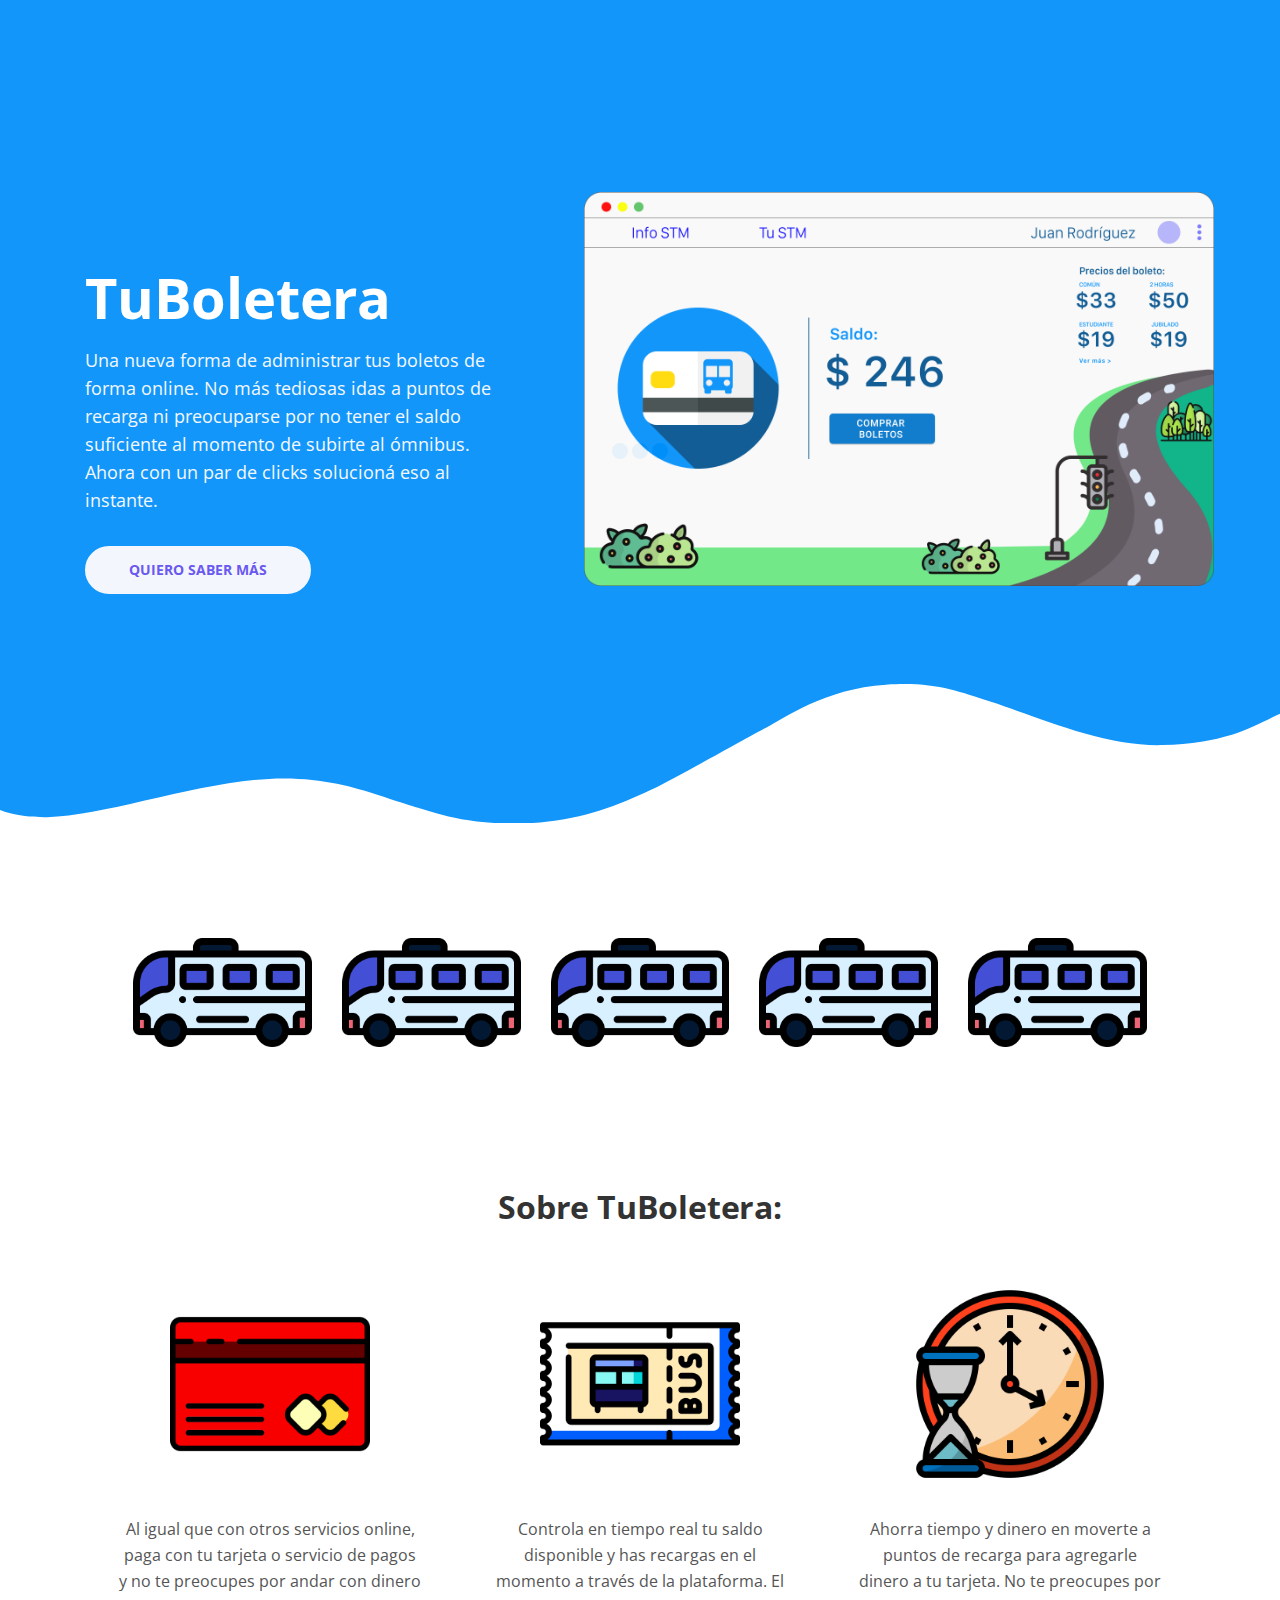
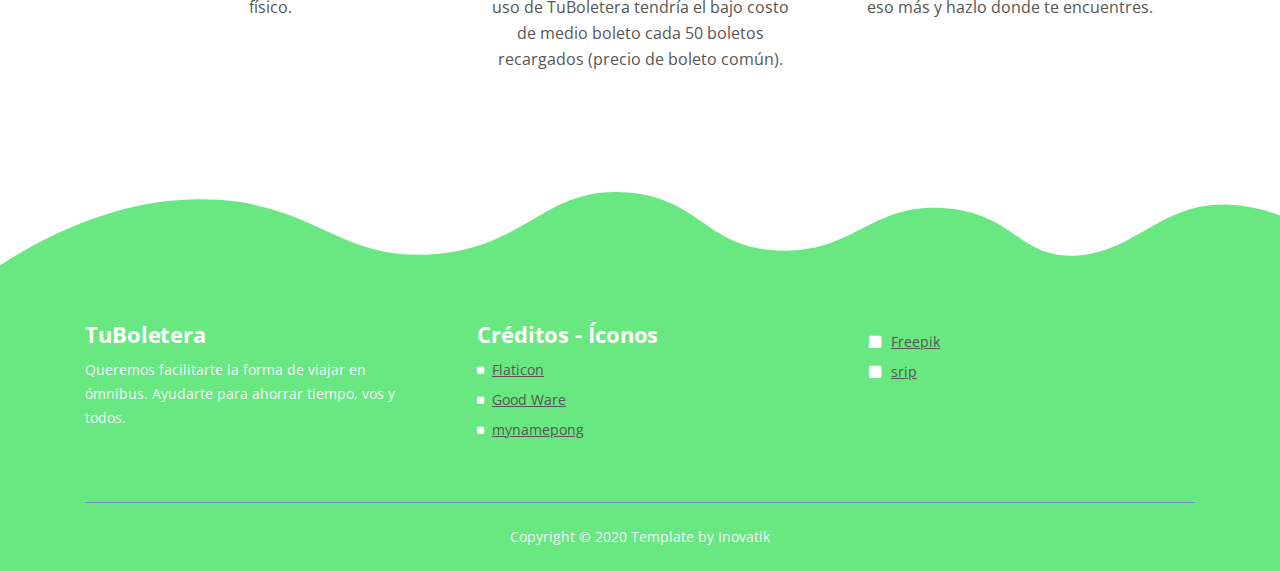
<file: index.html>
<!DOCTYPE html>
<html lang="en">
  <head>
    <meta charset="utf-8" />
    <meta
      name="viewport"
      content="width=device-width, initial-scale=1, shrink-to-fit=no"
    />

    <!-- SEO Meta Tags -->
    <meta
      name="description"
      content="TuBoletera is a landing page for university project at UCU."
    />
    <meta name="author" content="MB" />

    <!-- OG Meta Tags to improve the way the post looks when you share the page on LinkedIn, Facebook, Google+ -->
    <meta property="og:site_name" content="TuBoletera" />
    <!-- website name -->
    <meta property="og:site" content="TuBoletera" />
    <!-- website link -->
    <meta property="og:title" content="TuBoletera" />
    <!-- title shown in the actual shared post -->
    <meta
      property="og:description"
      content="Administra tus boletos con un solo click"
    />
    <!-- description shown in the actual shared post -->
    <meta property="og:image" content="" />
    <!-- image link, make sure it's jpg -->
    <meta property="og:url" content="" />
    <!-- where do you want your post to link to -->
    <meta property="og:type" content="article" />

    <!-- Website Title -->
    <title>TuBoletera</title>

    <!-- Styles -->
    <link
      href="https://fonts.googleapis.com/css?family=Open+Sans:400,400i,700&display=swap&subset=latin-ext"
      rel="stylesheet"
    />
    <link href="css/bootstrap.css" rel="stylesheet" />
    <link href="css/fontawesome-all.css" rel="stylesheet" />
    <link href="css/swiper.css" rel="stylesheet" />
    <link href="css/magnific-popup.css" rel="stylesheet" />
    <link href="css/styles.css" rel="stylesheet" />

    <!-- Favicon  -->
    <link rel="icon" href="images/favicon.png" />
  </head>
  <body data-spy="scroll" data-target=".fixed-top" onload="onIndexLoad()">
    <!-- Preloader -->
    <div class="spinner-wrapper">
      <div class="spinner">
        <div class="bounce1"></div>
        <div class="bounce2"></div>
        <div class="bounce3"></div>
      </div>
    </div>
    <!-- end of preloader -->

    <!-- Header -->
    <header id="header" class="header">
      <div class="header-content">
        <div class="container">
          <div class="row">
            <div class="col-lg-6 col-xl-5">
              <div class="text-container">
                <h1>TuBoletera</h1>
                <p class="p-large">
                  Una nueva forma de administrar tus boletos de forma online. No
                  más tediosas idas a puntos de recarga ni preocuparse por no
                  tener el saldo suficiente al momento de subirte al ómnibus.
                  Ahora con un par de clicks solucioná eso al instante.
                </p>
                <a
                  onclick="onKnowMorePressed()"
                  class="btn-solid-lg page-scroll"
                  href="thanks-screen.html"
                  >QUIERO SABER MÁS</a
                >
              </div>
              <!-- end of text-container -->
            </div>
            <!-- end of col -->
            <div class="col-lg-6 col-xl-7">
              <div class="image-container">
                <div class="img-wrapper">
                  <img
                    class="img-fluid"
                    src="images/tuboletera-demo.png"
                    alt="alternative"
                  />
                </div>
                <!-- end of img-wrapper -->
              </div>
              <!-- end of image-container -->
            </div>
            <!-- end of col -->
          </div>
          <!-- end of row -->
        </div>
        <!-- end of container -->
      </div>
      <!-- end of header-content -->
    </header>
    <!-- end of header -->
    <svg
      class="header-frame"
      data-name="Layer 1"
      xmlns="http://www.w3.org/2000/svg"
      preserveAspectRatio="none"
      viewBox="0 0 1920 310"
    >
      <defs>
        <style>
          .cls-1 {
            fill: #008ff9;
          }
        </style>
      </defs>
      <title>header-frame</title>
      <path
        class="cls-1"
        d="M0,283.054c22.75,12.98,53.1,15.2,70.635,14.808,92.115-2.077,238.3-79.9,354.895-79.938,59.97-.019,106.17,18.059,141.58,34,47.778,21.511,47.778,21.511,90,38.938,28.418,11.731,85.344,26.169,152.992,17.971,68.127-8.255,115.933-34.963,166.492-67.393,37.467-24.032,148.6-112.008,171.753-127.963,27.951-19.26,87.771-81.155,180.71-89.341,72.016-6.343,105.479,12.388,157.434,35.467,69.73,30.976,168.93,92.28,256.514,89.405,100.992-3.315,140.276-41.7,177-64.9V0.24H0V283.054Z"
      />
    </svg>
    <!-- end of header -->

    <!-- Customers -->
    <div class="slider-1">
      <div class="container">
        <div class="row">
          <div class="col-lg-12">
            <!-- Image Slider -->
            <div class="slider-container">
              <div class="swiper-container image-slider">
                <div class="swiper-wrapper">
                  <div class="swiper-slide">
                    <img
                      class="img-fluid"
                      src="images/bus-logo.png"
                      alt="alternative"
                    />
                  </div>
                  <div class="swiper-slide">
                    <img
                      class="img-fluid"
                      src="images/bus-logo.png"
                      alt="alternative"
                    />
                  </div>
                  <div class="swiper-slide">
                    <img
                      class="img-fluid"
                      src="images/bus-logo.png"
                      alt="alternative"
                    />
                  </div>
                  <div class="swiper-slide">
                    <img
                      class="img-fluid"
                      src="images/bus-logo.png"
                      alt="alternative"
                    />
                  </div>
                  <div class="swiper-slide">
                    <img
                      class="img-fluid"
                      src="images/bus-logo.png"
                      alt="alternative"
                    />
                  </div>
                  <div class="swiper-slide">
                    <img
                      class="img-fluid"
                      src="images/bus-logo.png"
                      alt="alternative"
                    />
                  </div>
                </div>
                <!-- end of swiper-wrapper -->
              </div>
              <!-- end of swiper container -->
            </div>
            <!-- end of slider-container -->
            <!-- end of image slider -->
          </div>
          <!-- end of col -->
        </div>
        <!-- end of row -->
      </div>
      <!-- end of container -->
    </div>
    <!-- end of slider-1 -->
    <!-- end of customers -->

    <!-- Description -->
    <div class="cards-1">
      <div class="container">
        <div class="row">
          <div class="col-lg-12">
            <h2 class="h2-heading">
              Sobre TuBoletera:
            </h2>
          </div>
          <!-- end of col -->
        </div>
        <!-- end of row -->
        <div class="row">
          <div class="col-lg-12">
            <!-- Card -->
            <div class="card">
              <div class="card-image">
                <img
                  class="img-fluid"
                  src="images/credit-card.png"
                  alt="credit card"
                />
              </div>
              <div class="card-body">
                <p>
                  Al igual que con otros servicios online, paga con tu tarjeta o
                  servicio de pagos y no te preocupes por andar con dinero
                  físico.
                </p>
              </div>
            </div>
            <!-- end of card -->

            <!-- Card -->
            <div class="card">
              <div class="card-image">
                <img
                  class="img-fluid"
                  src="images/bus-ticket.png"
                  alt="bus ticket"
                />
              </div>
              <div class="card-body">
                <p>
                  Controla en tiempo real tu saldo disponible y has recargas en
                  el momento a través de la plataforma. El uso de TuBoletera
                  tendría el bajo costo de medio boleto cada 50 boletos
                  recargados (precio de boleto común).
                </p>
              </div>
            </div>
            <!-- end of card -->

            <!-- Card -->
            <div class="card">
              <div class="card-image">
                <img
                  class="img-fluid"
                  src="images/hourglass.png"
                  alt="alternative"
                />
              </div>
              <div class="card-body">
                <p>
                  Ahorra tiempo y dinero en moverte a puntos de recarga para
                  agregarle dinero a tu tarjeta. No te preocupes por eso más y
                  hazlo donde te encuentres.
                </p>
              </div>
            </div>
            <!-- end of card -->
          </div>
          <!-- end of col -->
        </div>
        <!-- end of row -->
      </div>
      <!-- end of container -->
    </div>
    <!-- end of cards-1 -->
    <!-- end of description -->

    <!-- Footer -->
    <svg
      class="footer-frame"
      data-name="Layer 2"
      xmlns="http://www.w3.org/2000/svg"
      preserveAspectRatio="none"
      viewBox="0 0 1920 79"
    >
      <defs>
        <style>
          .cls-2 {
            fill: #69e781;
          }
        </style>
      </defs>
      <title>footer-frame</title>
      <path
        class="cls-2"
        d="M0,72.427C143,12.138,255.5,4.577,328.644,7.943c147.721,6.8,183.881,60.242,320.83,53.737,143-6.793,167.826-68.128,293-60.9,109.095,6.3,115.68,54.364,225.251,57.319,113.58,3.064,138.8-47.711,251.189-41.8,104.012,5.474,109.713,50.4,197.369,46.572,89.549-3.91,124.375-52.563,227.622-50.155A338.646,338.646,0,0,1,1920,23.467V79.75H0V72.427Z"
        transform="translate(0 -0.188)"
      />
    </svg>
    <div class="footer">
      <div class="container">
        <div class="row">
          <div class="col-md-4">
            <div class="footer-col first">
              <h4>TuBoletera</h4>
              <p class="p-small">
                Queremos facilitarte la forma de viajar en ómnibus. Ayudarte
                para ahorrar tiempo, vos y todos.
              </p>
            </div>
          </div>
          <!-- end of col -->
          <div class="col-md-4">
            <div class="footer-col middle">
              <h4>Créditos - Íconos</h4>
              <ul class="list-unstyled li-space-lg p-small">
                <li class="media">
                  <i class="fas fa-square"></i>
                  <div class="media-body">
                    <div>
                      <a href="https://www.flaticon.com/" title="Flaticon"
                        >Flaticon</a
                      >
                    </div>
                  </div>
                </li>
                <li class="media">
                  <i class="fas fa-square"></i>
                  <div class="media-body">
                    <div>
                      <a
                        href="https://www.flaticon.com/authors/good-ware"
                        title="Good Ware"
                        >Good Ware</a
                      >
                    </div>
                  </div>
                </li>
                <li class="media">
                  <i class="fas fa-square"></i>
                  <div class="media-body">
                    <div>
                      <a
                        href="https://www.flaticon.com/authors/mynamepong"
                        title="mynamepong"
                        >mynamepong</a
                      >
                    </div>
                  </div>
                </li>
              </ul>
            </div>
          </div>
          <!-- end of col -->
          <div class="col-md-4">
            <div class="footer-col last">
              <h4></h4>
              <ul class="list-unstyled li-space-lg p-small">
                <li class="media">
                  <i class="fas fa-square"></i>
                  <div class="media-body">
                    <div>
                      <a
                        href="https://www.flaticon.com/authors/freepik"
                        title="Freepik"
                        >Freepik</a
                      >
                    </div>
                  </div>
                </li>
                <li class="media">
                  <i class="fas fa-square"></i>
                  <div class="media-body">
                    <div>
                      <a
                        href="https://www.flaticon.com/authors/srip"
                        title="srip"
                        >srip</a
                      >
                    </div>
                  </div>
                </li>
              </ul>
            </div>
          </div>
          <!-- end of col -->
        </div>
        <!-- end of row -->
      </div>
      <!-- end of container -->
    </div>
    <!-- end of footer -->
    <!-- end of footer -->

    <!-- Copyright -->
    <div class="copyright">
      <div class="container">
        <div class="row">
          <div class="col-lg-12">
            <p class="p-small">
              Copyright © 2020
              <a href="https://inovatik.com">Template by Inovatik</a>
            </p>
          </div>
          <!-- end of col -->
        </div>
        <!-- enf of row -->
      </div>
      <!-- end of container -->
    </div>
    <!-- end of copyright -->
    <!-- end of copyright -->

    <!-- Scripts -->
    <script src="js/jquery.min.js"></script>
    <!-- jQuery for Bootstrap's JavaScript plugins -->
    <script src="js/popper.min.js"></script>
    <!-- Popper tooltip library for Bootstrap -->
    <script src="js/bootstrap.min.js"></script>
    <!-- Bootstrap framework -->
    <script src="js/jquery.easing.min.js"></script>
    <!-- jQuery Easing for smooth scrolling between anchors -->
    <script src="js/swiper.min.js"></script>
    <!-- Swiper for image and text sliders -->
    <script src="js/jquery.magnific-popup.js"></script>
    <!-- Magnific Popup for lightboxes -->
    <script src="js/validator.min.js"></script>
    <!-- Validator.js - Bootstrap plugin that validates forms -->
    <script src="js/scripts.js"></script>
    <!-- Custom scripts -->
  </body>
</html>
</file>
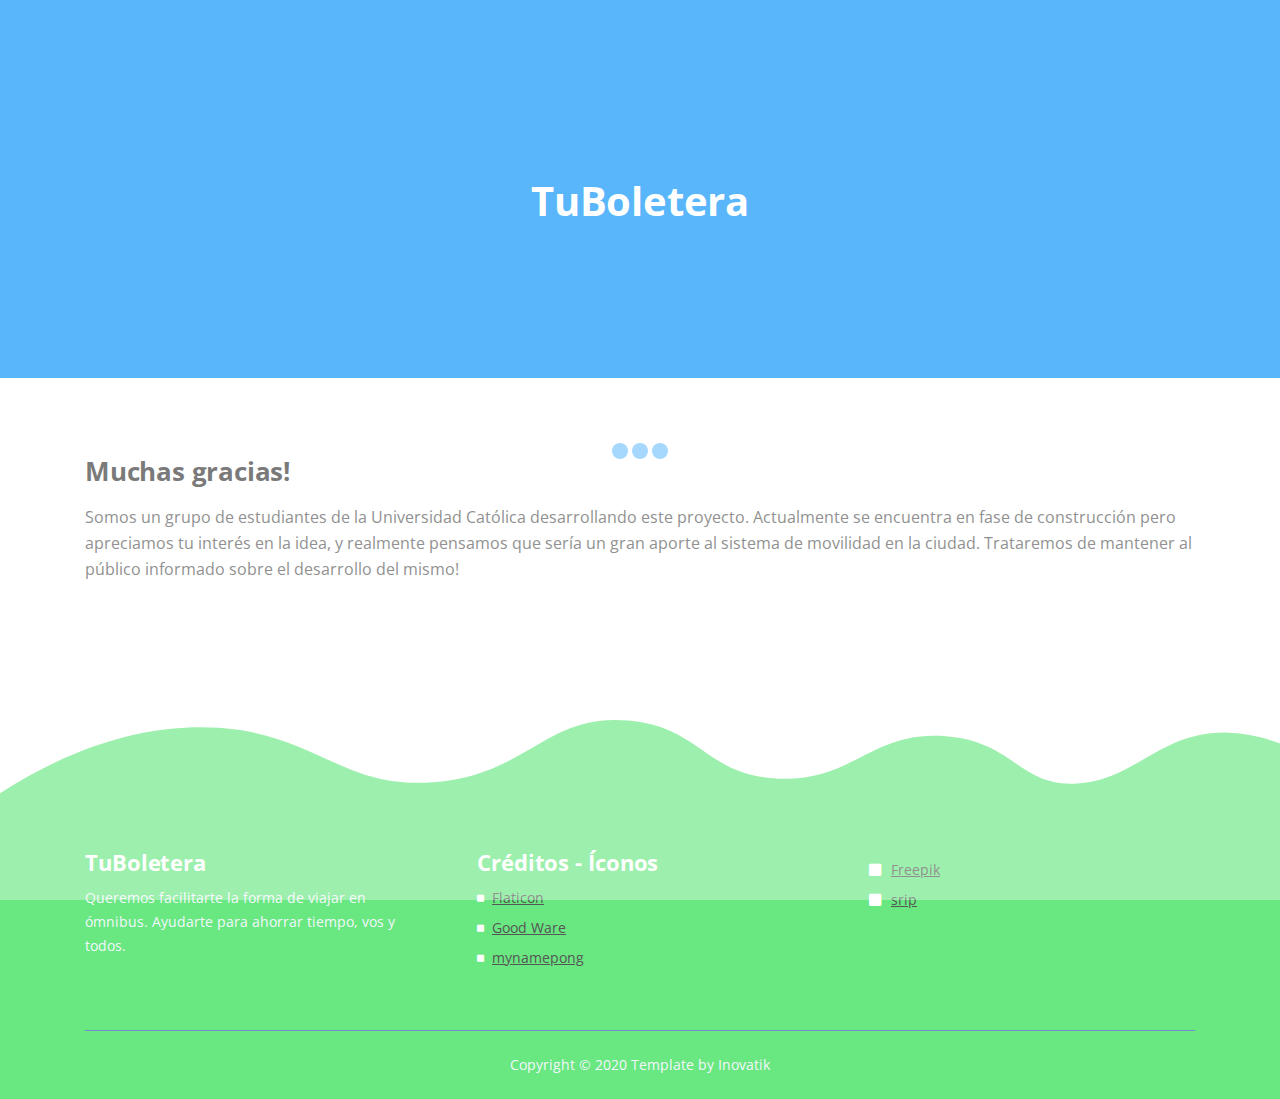
<file: thanks-screen.html>
<!DOCTYPE html>
<html lang="en">
  <head>
    <meta charset="utf-8" />
    <meta
      name="viewport"
      content="width=device-width, initial-scale=1, shrink-to-fit=no"
    />

    <!-- SEO Meta Tags -->
    <meta
      name="description"
      content="TuBoletera is a landing page for university project at UCU."
    />
    <meta name="author" content="MB" />

    <!-- OG Meta Tags to improve the way the post looks when you share the page on LinkedIn, Facebook, Google+ -->
    <meta property="og:site_name" content="TuBoletera" />
    <!-- website name -->
    <meta property="og:site" content="TuBoletera" />
    <!-- website link -->
    <meta property="og:title" content="TuBoletera" />
    <!-- title shown in the actual shared post -->
    <meta
      property="og:description"
      content="Administra tus boletos con un solo click"
    />
    <!-- description shown in the actual shared post -->
    <meta property="og:image" content="" />
    <!-- image link, make sure it's jpg -->
    <meta property="og:url" content="" />
    <!-- where do you want your post to link to -->
    <meta property="og:type" content="article" />

    <!-- Website Title -->
    <title>TuBoletera - Gracias</title>

    <!-- Styles -->
    <link
      href="https://fonts.googleapis.com/css?family=Open+Sans:400,400i,700&display=swap&subset=latin-ext"
      rel="stylesheet"
    />
    <link href="css/bootstrap.css" rel="stylesheet" />
    <link href="css/fontawesome-all.css" rel="stylesheet" />
    <link href="css/swiper.css" rel="stylesheet" />
    <link href="css/magnific-popup.css" rel="stylesheet" />
    <link href="css/styles.css" rel="stylesheet" />

    <!-- Favicon  -->
    <link rel="icon" href="images/favicon.png" />
  </head>
  <body data-spy="scroll" data-target=".fixed-top">
    <!-- Preloader -->
    <div class="spinner-wrapper">
      <div class="spinner">
        <div class="bounce1"></div>
        <div class="bounce2"></div>
        <div class="bounce3"></div>
      </div>
    </div>
    <!-- end of preloader -->

    <!-- Header -->
    <header id="header" class="ex-header">
      <div class="container">
        <div class="row">
          <div class="col-lg-12">
            <h1>TuBoletera</h1>
          </div>
          <!-- end of col -->
        </div>
        <!-- end of row -->
      </div>
      <!-- end of container -->
    </header>
    <!-- end of ex-header -->
    <!-- end of header -->

    <!-- Terms Content -->
    <div class="ex-basic-2">
      <div class="container">
        <div class="row">
          <div class="col-lg-12">
            <div class="text-container">
              <h3>Muchas gracias!</h3>
              <p>
                Somos un grupo de estudiantes de la Universidad Católica
                desarrollando este proyecto. Actualmente se encuentra en fase de
                construcción pero apreciamos tu interés en la idea, y realmente
                pensamos que sería un gran aporte al sistema de movilidad en la
                ciudad. Trataremos de mantener al público informado sobre el
                desarrollo del mismo!
              </p>
            </div>
            <!-- end of text-container -->
          </div>
        </div>
        <!-- end of row -->
      </div>
      <!-- end of container -->
    </div>
    <!-- end of ex-basic -->
    <!-- end of terms content -->

    <!-- Footer -->
    <svg
      class="footer-frame"
      data-name="Layer 2"
      xmlns="http://www.w3.org/2000/svg"
      preserveAspectRatio="none"
      viewBox="0 0 1920 79"
    >
      <defs>
        <style>
          .cls-2 {
            fill: #69e781;
          }
        </style>
      </defs>
      <title>footer-frame</title>
      <path
        class="cls-2"
        d="M0,72.427C143,12.138,255.5,4.577,328.644,7.943c147.721,6.8,183.881,60.242,320.83,53.737,143-6.793,167.826-68.128,293-60.9,109.095,6.3,115.68,54.364,225.251,57.319,113.58,3.064,138.8-47.711,251.189-41.8,104.012,5.474,109.713,50.4,197.369,46.572,89.549-3.91,124.375-52.563,227.622-50.155A338.646,338.646,0,0,1,1920,23.467V79.75H0V72.427Z"
        transform="translate(0 -0.188)"
      />
    </svg>
    <div class="footer">
      <div class="container">
        <div class="row">
          <div class="col-md-4">
            <div class="footer-col first">
              <h4>TuBoletera</h4>
              <p class="p-small">
                Queremos facilitarte la forma de viajar en ómnibus. Ayudarte
                para ahorrar tiempo, vos y todos.
              </p>
            </div>
          </div>
          <!-- end of col -->
          <div class="col-md-4">
            <div class="footer-col middle">
              <h4>Créditos - Íconos</h4>
              <ul class="list-unstyled li-space-lg p-small">
                <li class="media">
                  <i class="fas fa-square"></i>
                  <div class="media-body">
                    <div>
                      <a href="https://www.flaticon.com/" title="Flaticon"
                      >Flaticon</a
                      >
                    </div>
                  </div>
                </li>
                <li class="media">
                  <i class="fas fa-square"></i>
                  <div class="media-body">
                    <div>
                      <a
                        href="https://www.flaticon.com/authors/good-ware"
                        title="Good Ware"
                        >Good Ware</a
                      >
                    </div>
                  </div>
                </li>
                <li class="media">
                  <i class="fas fa-square"></i>
                  <div class="media-body">
                    <div>
                      <a
                        href="https://www.flaticon.com/authors/mynamepong"
                        title="mynamepong"
                        >mynamepong</a
                      >
                    </div>
                  </div>
                </li>
              </ul>
            </div>
          </div>
          <!-- end of col -->
          <div class="col-md-4">
            <div class="footer-col last">
              <h4></h4>
              <ul class="list-unstyled li-space-lg p-small">
                <li class="media">
                  <i class="fas fa-square"></i>
                  <div class="media-body">
                    <div>
                      <a
                        href="https://www.flaticon.com/authors/freepik"
                        title="Freepik"
                        >Freepik</a
                      >
                    </div>
                  </div>
                </li>
                <li class="media">
                  <i class="fas fa-square"></i>
                  <div class="media-body">
                    <div>
                      <a
                        href="https://www.flaticon.com/authors/srip"
                        title="srip"
                        >srip</a
                      >
                    </div>
                  </div>
                </li>
              </ul>
            </div>
          </div>
          <!-- end of col -->
        </div>
        <!-- end of row -->
      </div>
      <!-- end of container -->
    </div>
    <!-- end of footer -->
    <!-- end of footer -->

    <!-- Copyright -->
    <div class="copyright">
      <div class="container">
        <div class="row">
          <div class="col-lg-12">
            <p class="p-small">
              Copyright © 2020
              <a href="https://inovatik.com">Template by Inovatik</a>
            </p>
          </div>
          <!-- end of col -->
        </div>
        <!-- enf of row -->
      </div>
      <!-- end of container -->
    </div>
    <!-- end of copyright -->
    <!-- end of copyright -->

    <!-- Scripts -->
    <script src="js/jquery.min.js"></script>
    <!-- jQuery for Bootstrap's JavaScript plugins -->
    <script src="js/popper.min.js"></script>
    <!-- Popper tooltip library for Bootstrap -->
    <script src="js/bootstrap.min.js"></script>
    <!-- Bootstrap framework -->
    <script src="js/jquery.easing.min.js"></script>
    <!-- jQuery Easing for smooth scrolling between anchors -->
    <script src="js/swiper.min.js"></script>
    <!-- Swiper for image and text sliders -->
    <script src="js/jquery.magnific-popup.js"></script>
    <!-- Magnific Popup for lightboxes -->
    <script src="js/validator.min.js"></script>
    <!-- Validator.js - Bootstrap plugin that validates forms -->
    <script src="js/scripts.js"></script>
    <!-- Custom scripts -->
  </body>
</html>
</file>
<file: css/styles.css>
/* Template: Tivo - SaaS App HTML Landing Page Template
   Author: Inovatik
   Created: Sep 2019
   Description: Master CSS file
*/

/*****************************************
Table Of Contents:

01. General Styles
02. Preloader
03. Navigation
04. Header
05. Customers
06. Description
07. Features
08. Features Lightboxes
09. Details
10. Video
11. Pricing
12. Testimonials
13. Newsletter
14. Footer
15. Copyright
16. Back To Top Button
17. Extra Pages
18. Sign Up and Log In Pages
19. Media Queries
******************************************/

/*****************************************
Colors:
- Backgrounds, buttons, bullets, icons - blue #5f4dee
- Backgrounds, light button, light body text - light gray #f3f7fd
- Headings text - black #333
- Body text - dark gray #555
******************************************/


/******************************/
/*     01. General Styles     */
/******************************/
body,
html {
    width: 100%;
	height: 100%;
}

body, p {
	color: #555; 
	font: 400 1rem/1.625rem "Open Sans", sans-serif;;
}

.p-large {
	font: 400 1.125rem/1.75rem "Open Sans", sans-serif;
}

.p-small {
	font: 400 0.875rem/1.5rem "Open Sans", sans-serif;
}

h1 {
	color: #333;
	font: 700 2.5rem/3.125rem "Open Sans", sans-serif;
	letter-spacing: -0.2px;
}

h2 {
	color: #333;
	font: 700 2rem/2.625rem "Open Sans", sans-serif;
	letter-spacing: -0.2px;
}

h3 {
	color: #333;
	font: 700 1.625rem/2.125rem "Open Sans", sans-serif;
	letter-spacing: -0.2px;
}

h4 {
	color: #333;
	font: 700 1.375rem/1.75rem "Open Sans", sans-serif;
	letter-spacing: -0.1px;
}

h5 {
	color: #333;
	font: 700 1.125rem/1.5rem "Open Sans", sans-serif;
	letter-spacing: -0.1px;
}

h6 {
	color: #333;
	font: 700 1rem/1.375rem "Open Sans", sans-serif;
	letter-spacing: -0.1px;
}

.above-heading {
	color: #5f4dee;
	font: 700 0.75rem/0.875rem "Open Sans", sans-serif;
	text-align: center;
}

.p-heading {
	margin-bottom: 3.25rem;
}

.li-space-lg li {
	margin-bottom: 0.375rem;
}

.indent {
	padding-left: 1.25rem;
}

a {
	color: #555;
	text-decoration: underline;
}

a:hover {
	color: #555;
	text-decoration: underline;
}

a.white {
	color: #fff;
}

.decorative-line {
	display: block;
	width: 5rem;
	height: 0.5rem;
	margin-right: auto;
	margin-left: auto;
}

.blue {
	color: #5f4dee;
}

.btn-solid-reg {
	display: inline-block;
	padding: 1.1875rem 2.125rem 1.1875rem 2.125rem;
	border: 0.125rem solid #5f4dee;
	border-radius: 2rem;
	background-color: #5f4dee;
	color: #fff;
	font: 700 0.875rem/0 "Open Sans", sans-serif;
	text-decoration: none;
	transition: all 0.2s;
}

.btn-solid-reg:hover {
	background-color: transparent;
	color: #5f4dee;
	text-decoration: none;
}

.btn-solid-lg {
	display: inline-block;
	padding: 1.375rem 2.625rem 1.375rem 2.625rem;
	border: 0.125rem solid #5f4dee;
	border-radius: 2rem;
	background-color: #5f4dee;
	color: #fff;
	font: 700 0.875rem/0 "Open Sans", sans-serif;
	text-decoration: none;
	transition: all 0.2s;
}

.btn-solid-lg:hover {
	background-color: transparent;
	color: #5f4dee;
	text-decoration: none;
}

.btn-outline-reg {
	display: inline-block;
	padding: 1.1875rem 2.125rem 1.1875rem 2.125rem;
	border: 0.125rem solid #5f4dee;
	border-radius: 2rem;
	background-color: transparent;
	color: #5f4dee;
	font: 700 0.875rem/0 "Open Sans", sans-serif;
	text-decoration: none;
	transition: all 0.2s;
}

.btn-outline-reg:hover {
	background-color: #5f4dee;
	color: #fff;
	text-decoration: none;
}

.btn-outline-lg {
	display: inline-block;
	padding: 1.375rem 2.625rem 1.375rem 2.625rem;
	border: 0.125rem solid #5f4dee;
	border-radius: 2rem;
	background-color: transparent;
	color: #5f4dee;
	font: 700 0.875rem/0 "Open Sans", sans-serif;
	text-decoration: none;
	transition: all 0.2s;
}

.btn-outline-lg:hover {
	background-color: #5f4dee;
	color: #fff;
	text-decoration: none;
}

.btn-outline-sm {
	display: inline-block;
	padding: 0.875rem 1.5rem 0.875rem 1.5rem;
	border: 0.125rem solid #5f4dee;
	border-radius: 2rem;
	background-color: transparent;
	color: #5f4dee;
	font: 700 0.875rem/0 "Open Sans", sans-serif;
	text-decoration: none;
	transition: all 0.2s;
}

.btn-outline-sm:hover {
	background-color: #5f4dee;
	color: #fff;
	text-decoration: none;
}

.form-group {
	position: relative;
	margin-bottom: 1.25rem;
}

.form-group.has-error.has-danger {
	margin-bottom: 0.625rem;
}

.form-group.has-error.has-danger .help-block.with-errors ul {
	margin-top: 0.375rem;
}

.label-control {
	position: absolute;
	top: 0.87rem;
	left: 1.25rem;
	color: #555;
	opacity: 1;
	font: 400 0.875rem/1.375rem "Open Sans", sans-serif;
	cursor: text;
	transition: all 0.2s ease;
}

/* IE10+ hack to solve lower label text position compared to the rest of the browsers */
@media screen and (-ms-high-contrast: active), screen and (-ms-high-contrast: none) {  
	.label-control {
		top: 0.9375rem;
	}
}

.form-control-input:focus + .label-control,
.form-control-input.notEmpty + .label-control,
.form-control-textarea:focus + .label-control,
.form-control-textarea.notEmpty + .label-control {
	top: 0.125rem;
	opacity: 1;
	font-size: 0.75rem;
	font-weight: 700;
}

.form-control-input,
.form-control-select {
	display: block; /* needed for proper display of the label in Firefox, IE, Edge */
	width: 100%;
	padding-top: 1.0625rem;
	padding-bottom: 0.0625rem;
	padding-left: 1.25rem;
	border: 1px solid #c4d8dc;
	border-radius: 0.25rem;
	background-color: #fff;
	color: #555;
	font: 400 0.875rem/1.875rem "Open Sans", sans-serif;
	transition: all 0.2s;
	-webkit-appearance: none; /* removes inner shadow on form inputs on ios safari */
}

.form-control-select {
	padding-top: 0.5rem;
	padding-bottom: 0.5rem;
	height: 3rem;
}

/* IE10+ hack to solve lower label text position compared to the rest of the browsers */
@media screen and (-ms-high-contrast: active), screen and (-ms-high-contrast: none) {  
	.form-control-input {
		padding-top: 1.25rem;
		padding-bottom: 0.75rem;
		line-height: 1.75rem;
	}

	.form-control-select {
		padding-top: 0.875rem;
		padding-bottom: 0.75rem;
		height: 3.125rem;
		line-height: 2.125rem;
	}
}

select {
    /* you should keep these first rules in place to maintain cross-browser behavior */
    -webkit-appearance: none;
	-moz-appearance: none;
	-ms-appearance: none;
    -o-appearance: none;
    appearance: none;
    background-image: url('../images/down-arrow.png');
    background-position: 96% 50%;
    background-repeat: no-repeat;
    outline: none;
}

select::-ms-expand {
    display: none; /* removes the ugly default down arrow on select form field in IE11 */
}

.form-control-textarea {
	display: block; /* used to eliminate a bottom gap difference between Chrome and IE/FF */
	width: 100%;
	height: 8rem; /* used instead of html rows to normalize height between Chrome and IE/FF */
	padding-top: 1.25rem;
	padding-left: 1.3125rem;
	border: 1px solid #c4d8dc;
	border-radius: 0.25rem;
	background-color: #fff;
	color: #555;
	font: 400 0.875rem/1.75rem "Open Sans", sans-serif;
	transition: all 0.2s;
}

.form-control-input:focus,
.form-control-select:focus,
.form-control-textarea:focus {
	border: 1px solid #a1a1a1;
	outline: none; /* Removes blue border on focus */
}

.form-control-input:hover,
.form-control-select:hover,
.form-control-textarea:hover {
	border: 1px solid #a1a1a1;
}

.checkbox {
	font: 400 0.75rem/1.25rem "Open Sans", sans-serif;
}

input[type='checkbox'] {
	vertical-align: -15%;
	margin-right: 0.375rem;
}

/* IE10+ hack to raise checkbox field position compared to the rest of the browsers */
@media screen and (-ms-high-contrast: active), screen and (-ms-high-contrast: none) {  
	input[type='checkbox'] {
		vertical-align: -9%;
	}
}

.form-control-submit-button {
	display: inline-block;
	width: 100%;
	height: 3.125rem;
	border: 1px solid #5f4dee;
	border-radius: 1.5rem;
	background-color: #5f4dee;
	color: #fff;
	font: 700 0.875rem/0 "Open Sans", sans-serif;
	cursor: pointer;
	transition: all 0.2s;
}

.form-control-submit-button:hover {
	background-color: transparent;
	color: #5f4dee;
}

/* Form Success And Error Message Formatting */
#smsgSubmit.h3.text-center.tada.animated,
#lmsgSubmit.h3.text-center.tada.animated,
#nmsgSubmit.h3.text-center.tada.animated,
#pmsgSubmit.h3.text-center.tada.animated,
#smsgSubmit.h3.text-center,
#lmsgSubmit.h3.text-center,
#nmsgSubmit.h3.text-center,
#pmsgSubmit.h3.text-center {
	display: block;
	margin-bottom: 0;
	color: #555;
	font-size: 1.125rem;
	line-height: 1rem;
}

.help-block.with-errors .list-unstyled {
	color: #555;
	font-size: 0.75rem;
	line-height: 1.125rem;
	text-align: left;
}

.help-block.with-errors ul {
	margin-bottom: 0;
}
/* end of form success and error message formatting */

/* Form Success And Error Message Animation - Animate.css */
@-webkit-keyframes tada {
	from {
		-webkit-transform: scale3d(1, 1, 1);
		-ms-transform: scale3d(1, 1, 1);
		transform: scale3d(1, 1, 1);
	}
	10%, 20% {
		-webkit-transform: scale3d(.9, .9, .9) rotate3d(0, 0, 1, -3deg);
		-ms-transform: scale3d(.9, .9, .9) rotate3d(0, 0, 1, -3deg);
		transform: scale3d(.9, .9, .9) rotate3d(0, 0, 1, -3deg);
	}
	30%, 50%, 70%, 90% {
		-webkit-transform: scale3d(1.1, 1.1, 1.1) rotate3d(0, 0, 1, 3deg);
		-ms-transform: scale3d(1.1, 1.1, 1.1) rotate3d(0, 0, 1, 3deg);
		transform: scale3d(1.1, 1.1, 1.1) rotate3d(0, 0, 1, 3deg);
	}
	40%, 60%, 80% {
		-webkit-transform: scale3d(1.1, 1.1, 1.1) rotate3d(0, 0, 1, -3deg);
		-ms-transform: scale3d(1.1, 1.1, 1.1) rotate3d(0, 0, 1, -3deg);
		transform: scale3d(1.1, 1.1, 1.1) rotate3d(0, 0, 1, -3deg);
	}
	to {
		-webkit-transform: scale3d(1, 1, 1);
		-ms-transform: scale3d(1, 1, 1);
		transform: scale3d(1, 1, 1);
	}
}

@keyframes tada {
	from {
		-webkit-transform: scale3d(1, 1, 1);
		-ms-transform: scale3d(1, 1, 1);
		transform: scale3d(1, 1, 1);
	}
	10%, 20% {
		-webkit-transform: scale3d(.9, .9, .9) rotate3d(0, 0, 1, -3deg);
		-ms-transform: scale3d(.9, .9, .9) rotate3d(0, 0, 1, -3deg);
		transform: scale3d(.9, .9, .9) rotate3d(0, 0, 1, -3deg);
	}
	30%, 50%, 70%, 90% {
		-webkit-transform: scale3d(1.1, 1.1, 1.1) rotate3d(0, 0, 1, 3deg);
		-ms-transform: scale3d(1.1, 1.1, 1.1) rotate3d(0, 0, 1, 3deg);
		transform: scale3d(1.1, 1.1, 1.1) rotate3d(0, 0, 1, 3deg);
	}
	40%, 60%, 80% {
		-webkit-transform: scale3d(1.1, 1.1, 1.1) rotate3d(0, 0, 1, -3deg);
		-ms-transform: scale3d(1.1, 1.1, 1.1) rotate3d(0, 0, 1, -3deg);
		transform: scale3d(1.1, 1.1, 1.1) rotate3d(0, 0, 1, -3deg);
	}
	to {
		-webkit-transform: scale3d(1, 1, 1);
		-ms-transform: scale3d(1, 1, 1);
		transform: scale3d(1, 1, 1);
	}
}

.tada {
	-webkit-animation-name: tada;
	animation-name: tada;
}

.animated {
	-webkit-animation-duration: 1s;
	animation-duration: 1s;
	-webkit-animation-fill-mode: both;
	animation-fill-mode: both;
}
/* end of form success and error message animation - Animate.css */

/* Fade-move Animation For Details Lightbox - Magnific Popup */
/* at start */
.my-mfp-slide-bottom .zoom-anim-dialog {
	opacity: 0;
	transition: all 0.2s ease-out;
	-webkit-transform: translateY(-1.25rem) perspective(37.5rem) rotateX(10deg);
	-ms-transform: translateY(-1.25rem) perspective(37.5rem) rotateX(10deg);
	transform: translateY(-1.25rem) perspective(37.5rem) rotateX(10deg);
}

/* animate in */
.my-mfp-slide-bottom.mfp-ready .zoom-anim-dialog {
	opacity: 1;
	-webkit-transform: translateY(0) perspective(37.5rem) rotateX(0); 
	-ms-transform: translateY(0) perspective(37.5rem) rotateX(0); 
	transform: translateY(0) perspective(37.5rem) rotateX(0); 
}

/* animate out */
.my-mfp-slide-bottom.mfp-removing .zoom-anim-dialog {
	opacity: 0;
	-webkit-transform: translateY(-0.625rem) perspective(37.5rem) rotateX(10deg); 
	-ms-transform: translateY(-0.625rem) perspective(37.5rem) rotateX(10deg); 
	transform: translateY(-0.625rem) perspective(37.5rem) rotateX(10deg); 
}

/* dark overlay, start state */
.my-mfp-slide-bottom.mfp-bg {
	opacity: 0;
	transition: opacity 0.2s ease-out;
}

/* animate in */
.my-mfp-slide-bottom.mfp-ready.mfp-bg {
	opacity: 0.8;
}
/* animate out */
.my-mfp-slide-bottom.mfp-removing.mfp-bg {
	opacity: 0;
}
/* end of fade-move animation for details lightbox - magnific popup */

/* Fade Animation For Image Lightbox - Magnific Popup */
@-webkit-keyframes fadeIn {
	from {
		opacity: 0;
	}
	to {
		opacity: 1;
	}
}

@keyframes fadeIn {
	from {
		opacity: 0;
	}
	to {
		opacity: 1;
	}
}

.fadeIn {
	-webkit-animation: fadeIn 0.6s;
	animation: fadeIn 0.6s;
}

@-webkit-keyframes fadeOut {
	from {
		opacity: 1;
	}
	to {
		opacity: 0;
	}
}

@keyframes fadeOut {
	from {
		opacity: 1;
	}
	to {
		opacity: 0;
	}
}

.fadeOut {
	-webkit-animation: fadeOut 0.8s;
	animation: fadeOut 0.8s;
}
/* end of fade animation for image lightbox - magnific popup */


/*************************/
/*     02. Preloader     */
/*************************/
.spinner-wrapper {
	position: fixed;
	z-index: 999999;
	top: 0;
	right: 0;
	bottom: 0;
	left: 0;
	background: #fff;
}

.spinner {
	position: absolute;
	top: 50%; /* centers the loading animation vertically one the screen */
	left: 50%; /* centers the loading animation horizontally one the screen */
	width: 3.75rem;
	height: 1.25rem;
	margin: -0.625rem 0 0 -1.875rem; /* is width and height divided by two */ 
	text-align: center;
}

.spinner > div {
	display: inline-block;
	width: 1rem;
	height: 1rem;
	border-radius: 100%;
	background-color: #008FF9;
	-webkit-animation: sk-bouncedelay 1.4s infinite ease-in-out both;
	animation: sk-bouncedelay 1.4s infinite ease-in-out both;
}

.spinner .bounce1 {
	-webkit-animation-delay: -0.32s;
	animation-delay: -0.32s;
}

.spinner .bounce2 {
	-webkit-animation-delay: -0.16s;
	animation-delay: -0.16s;
}

@-webkit-keyframes sk-bouncedelay {
	0%, 80%, 100% { -webkit-transform: scale(0); }
	40% { -webkit-transform: scale(1.0); }
}

@keyframes sk-bouncedelay {
	0%, 80%, 100% { 
		-webkit-transform: scale(0);
		-ms-transform: scale(0);
		transform: scale(0);
	} 40% { 
		-webkit-transform: scale(1.0);
		-ms-transform: scale(1.0);
		transform: scale(1.0);
	}
}


/**************************/
/*     03. Navigation     */
/**************************/
.navbar-custom {
	background-color: #5f4dee;
	box-shadow: 0 0.0625rem 0.375rem 0 rgba(0, 0, 0, 0.1);
	font: 700 0.875rem/0.875rem "Open Sans", sans-serif;
	transition: all 0.2s;
}

.navbar-custom .container {
	max-width: 87.5rem;
}

.navbar-custom .navbar-brand.logo-image img {
    width: 4.4375rem;
	height: 1.75rem;
}

.navbar-custom .navbar-brand.logo-text {
	font: 700 2rem/1.5rem "Open Sans", sans-serif;
	color: #fff;;
	text-decoration: none;
}

.navbar-custom .navbar-nav {
	margin-top: 0.75rem;
	margin-bottom: 0.5rem;
}

.navbar-custom .nav-item .nav-link {
	padding: 0.625rem 0.75rem 0.625rem 0.75rem;
	color: #f7f5f5;
	opacity: 0.8;
	text-decoration: none;
	transition: all 0.2s ease;
}

.navbar-custom .nav-item .nav-link:hover,
.navbar-custom .nav-item .nav-link.active {
	color: #fff;
	opacity: 1;
}

/* Dropdown Menu */
.navbar-custom .dropdown:hover > .dropdown-menu {
	display: block; /* this makes the dropdown menu stay open while hovering it */
	min-width: auto;
	animation: fadeDropdown 0.2s; /* required for the fade animation */
}

@keyframes fadeDropdown {
    0% {
        opacity: 0;
    }

    100% {
        opacity: 1;
    }
}

.navbar-custom .dropdown-toggle:focus { /* removes dropdown outline on focus */
	outline: 0;
}

.navbar-custom .dropdown-menu {
	margin-top: 0;
	border: none;
	border-radius: 0.25rem;
	background-color: #5f4dee;
}

.navbar-custom .dropdown-item {
	color: #f7f5f5;
	opacity: 0.8;
	font: 700 0.875rem/0.875rem "Open Sans", sans-serif;
	text-decoration: none;
}

.navbar-custom .dropdown-item:hover {
	background-color: #5f4dee;
	color: #fff;
	opacity: 1;
}

.navbar-custom .dropdown-items-divide-hr {
	width: 100%;
	height: 1px;
	margin: 0.75rem auto 0.725rem auto;
	border: none;
	background-color: #c4d8dc;
	opacity: 0.2;
}
/* end of dropdown menu */

.navbar-custom .nav-item .btn-outline-sm {
	margin-top: 0.25rem;
	margin-bottom: 1.375rem;
	margin-left: 0.5rem;
	border: 0.125rem solid #fff;
	color: #fff;
}

.navbar-custom .nav-item .btn-outline-sm:hover {
	background-color: #fff;
	color: #5f4dee;
}

.navbar-custom .navbar-toggler {
	padding: 0;
	border: none;
	color: #fff;
	font-size: 2rem;
}

.navbar-custom button[aria-expanded='false'] .navbar-toggler-awesome.fas.fa-times{
	display: none;
}

.navbar-custom button[aria-expanded='false'] .navbar-toggler-awesome.fas.fa-bars{
	display: inline-block;
}

.navbar-custom button[aria-expanded='true'] .navbar-toggler-awesome.fas.fa-bars{
	display: none;
}

.navbar-custom button[aria-expanded='true'] .navbar-toggler-awesome.fas.fa-times{
	display: inline-block;
	margin-right: 0.125rem;
}


/*********************/
/*    04. Header     */
/*********************/
.header {
	background-color: #008FF9;
}

.header .header-content {
	padding-top: 8rem;
	padding-bottom: 4rem;
	text-align: center;
}

.header .text-container {
	margin-bottom: 3rem;
}

.header h1 {
	margin-bottom: 1rem;
	color: #fff;
	font-size: 2.5rem;
	line-height: 3rem;
}

.header .p-large {
	margin-bottom: 2rem;
	color: #f3f7fd;
}

.header .btn-solid-lg {
	margin-right: 0.5rem;
	margin-bottom: 1.125rem;
	margin-left: 0.5rem;
	border-color: #f3f7fd;
	background-color: #f3f7fd;
	color: #5f4dee;
}

.header .btn-solid-lg:hover {
	background: transparent;
	color: #f3f7fd;
}

.header .btn-outline-lg {
	border-color: #f3f7fd;
	color: #f3f7fd;
}

.header .btn-outline-lg:hover {
	background-color: #f3f7fd;
	color: #5f4dee;
}

.header-frame {
	margin-top: -1px; /* To remove white margin in FF */
	width: 100%;
	height: 2.25rem;
}


/*************************/
/*     05. Customers     */
/*************************/
.slider-1 {
	padding-top: 5rem;
	padding-bottom: 3.25rem;
}

.slider-1 .slider-container {
	text-align: center;
}


/***************************/
/*     06. Description     */
/***************************/
.cards-1 {
	padding-top: 3.25rem;
	padding-bottom: 3rem;
	text-align: center;
}

.cards-1 .h2-heading {
	margin-bottom: 3.5rem;
}

.cards-1 .card {
	max-width: 21rem;
	margin-right: auto;
	margin-bottom: 3.5rem;
	margin-left: auto;
	padding: 0;
	border: none;
}

.cards-1 .card-image {
	max-width: 16rem;
	margin-right: auto;
	margin-bottom: 2rem;
	margin-left: auto;
}

.cards-1 .card-title {
	margin-bottom: 0.5rem;
}

.cards-1 .card-body {
	padding: 0;
}


/************************/
/*     07. Features     */
/************************/
/* Section not used */

/***********************************/
/*     08. Features Lightboxes     */
/***********************************/
/* Section not used */

/***********************/
/*     09. Details     */
/***********************/
.basic-1 {
  padding-top: 7.5rem;
	padding-bottom: 8rem;
}

.basic-1 .text-container {
  margin-bottom: 3.75rem;
}

.basic-1 .list-unstyled {
  margin-bottom: 1.375rem;
}

.basic-1 .list-unstyled .fas {
  color: #5f4dee;
	font-size: 0.5rem;
	line-height: 1.625rem;
}

.basic-1 .list-unstyled .media-body {
  margin-left: 0.625rem;
}


/*********************/
/*     10. Video     */
/*********************/
/* Section not used */

/***********************/
/*     11. Pricing     */
/***********************/
.cards-2 {
  padding-top: 7.875rem;
	padding-bottom: 2.25rem;
	text-align: center;
}

.cards-2 .h2-heading {
  margin-bottom: 3.75rem;
}

.cards-2 .card {
  display: block;
	max-width: 19rem;
	margin-right: auto;
	margin-bottom: 3rem;
	margin-left: auto;
	border: 1px solid #ccd3df;
	border-radius: 0.375rem;
}

.cards-2 .card .card-body {
  padding: 2.5rem 2rem 2.75rem 2em;
}

.cards-2 .card .card-title {
  margin-bottom: 0.5rem;
	color: #5f4dee;
	font: 700 1.125rem/1.5rem "Open Sans", sans-serif;
}

.cards-2 .card .price .currency {
  margin-right: 0.25rem;
	color: #434c54;
	font-weight: 700;
	font-size: 1.5rem;
	vertical-align: 40%;
}

.cards-2 .card .price .value {
  color: #434c54;
	font: 700 3.25rem/3.5rem "Open Sans", sans-serif;
	text-align: center;
}

.cards-2 .card .frequency {
  font-size: 0.875rem;
}

.cards-2 .card .divider {
  height: 1px;
	margin-top: 1.75rem;
	margin-bottom: 2rem;
	border: none;
	background-color: #ccd3df;
}

.cards-2 .card .list-unstyled {
  margin-top: 1.875rem;
	margin-bottom: 1.625rem;
	text-align: left;
}

.cards-2 .card .list-unstyled .media {
  margin-bottom: 0.5rem;
}

.cards-2 .card .list-unstyled .fas {
  color: #5f4dee;
	font-size: 0.875rem;
	line-height: 1.625rem;
}

.cards-2 .card .list-unstyled .fas.fa-times {
  margin-left: 0.1875rem;
	margin-right: 0.125rem;
	color: #555;
}

.cards-2 .card .list-unstyled .media-body {
  margin-left: 0.625rem;
}


/****************************/
/*     12. Testimonials     */
/****************************/
/* Section not used */

/**************************/
/*     13. Newsletter     */
/**************************/
/* Section not used */

/**********************/
/*     14. Footer     */
/**********************/
.footer-frame {
	width: 100%;
	height: 1.5rem;
}

.footer {
	padding-top: 3rem;
	padding-bottom: 0.5rem;
	background-color: #69E781;
}

.footer .footer-col {
	margin-bottom: 2.25rem;
}

.footer h4 {
	margin-bottom: 0.625rem;
	color: #fff;
}

.footer .list-unstyled,
.footer p {
	color: #f3f7fd;
}

.footer .footer-col.middle .list-unstyled .fas {
	color: #fff;
	font-size: 0.5rem;
	line-height: 1.5rem;
}

.footer .footer-col.middle .list-unstyled .media-body {
	margin-left: 0.5rem;
}

.footer .footer-col.last .list-unstyled .fas {
	color: #fff;
	font-size: 0.875rem;
	line-height: 1.5rem;
}

.footer .footer-col.last .list-unstyled .media-body {
	margin-left: 0.625rem;
}

.footer .footer-col.last .list-unstyled .fas.fa-globe {
	margin-left: 1rem;
	margin-right: 0.625rem;
}


/*************************/
/*     15. Copyright     */
/*************************/
.copyright {
	padding-top: 1rem;
	padding-bottom: 0.375rem;
	background-color: #69E781;
	text-align: center;
}

.copyright .p-small {
	padding-top: 1.375rem;
	border-top: 1px solid #718ad1;
	color: #f3f7fd;
}

.copyright a {
	color: #f3f7fd;
	text-decoration: none;
}


/**********************************/
/*     16. Back To Top Button     */
/**********************************/
a.back-to-top {
	position: fixed;
	z-index: 999;
	right: 0.75rem;
	bottom: 0.75rem;
	display: none;
	width: 2.625rem;
	height: 2.625rem;
	border-radius: 1.875rem;
	background: #4f3cda url("../images/up-arrow.png") no-repeat center 47%;
	background-size: 1.125rem 1.125rem;
	text-indent: -9999px;
}

a:hover.back-to-top {
	background-color: #4332c5; 
}


/***************************/
/*     17. Extra Pages     */
/***************************/
.ex-header {
	padding-top: 8rem;
	padding-bottom: 5rem;
	background-color: #008FF9;
	text-align: center;
}

.ex-header h1 {
	color: #fff;
}

.ex-basic-1 {
	padding-top: 2rem;
	padding-bottom: 0.875rem;
	background-color: #f3f7fd;
}

.ex-basic-1 .breadcrumbs {
	margin-bottom: 1.125rem;
}

.ex-basic-1 .breadcrumbs .fa {
	margin-right: 0.5rem;
	margin-left: 0.625rem;
}

.ex-basic-2 {
	padding-top: 4.75rem;
	padding-bottom: 4rem;
}

.ex-basic-2 h3 {
	margin-bottom: 1rem;
}

.ex-basic-2 .text-container {
	margin-bottom: 3.625rem;
}

.ex-basic-2 .text-container.last {
	margin-bottom: 0;
}

.ex-basic-2 .text-container.dark {
	padding: 1.625rem 1.5rem 0.75rem 2rem;
	background-color: #f3f7fd;
}

.ex-basic-2 .image-container-large {
	margin-bottom: 4rem;
}

.ex-basic-2 .image-container-large img {
	border-radius: 0.25rem;
}

.ex-basic-2 .image-container-small img {
	border-radius: 0.25rem;
}

.ex-basic-2 .list-unstyled .fas {
	color: #5f4dee;
	font-size: 0.5rem;
	line-height: 1.625rem;
}

.ex-basic-2 .list-unstyled .media-body {
	margin-left: 0.625rem;
}

.ex-basic-2 .form-container {
	margin-top: 3rem;
}

.ex-basic-2 .btn-outline-reg {
	margin-top: 1.75rem;
}

.ex-footer-frame {
	width: 100%;
	height: 2.75rem;
	background-color: #f3f7fd;
}


/****************************************/
/*     18. Sign Up and Log In Pages     */
/****************************************/
/* Section not used */

/*****************************/
/*     19. Media Queries     */
/*****************************/	
/* Min-width width 768px */
@media (min-width: 768px) {
	
	/* General Styles */
	.p-heading {
		width: 85%;
		margin-right: auto;
		margin-left: auto;
	}

	.h2-heading {
		width: 80%;
		margin-right: auto;
		margin-left: auto;
	}
	/* end of general styles */


	/* Header */
	.header .text-container {
		margin-bottom: 4rem;
	}

	.header h1 {
		font-size: 3.5rem;
		line-height: 4.125rem;
	}

	.header .btn-solid-lg {
		margin-bottom: 0;
		margin-left: 0;
	}

	.header-frame {
		height: 5.5rem;
	}
	/* end of header */


	/* Testimonials */
	.slider-2 .swiper-button-prev {
		width: 1.375rem;
		background-size: 1.375rem 2.125rem;
	}
	
	.slider-2 .swiper-button-next {
		width: 1.375rem;
		background-size: 1.375rem 2.125rem;
	}
	/* end of testimonials */


	/* Newsletter */
	.form .text-container {
		padding: 4rem 2.5rem 3rem 2.5rem;
	}

	.form form {
		margin-right: 4rem;
		margin-left: 4rem;
	}
	/* end of newsletter */


	/* Footer */
	.footer-frame {
		height: 5rem;
	}
	/* end of footer */


	/* Extra Pages */
	.ex-header {
		padding-top: 11rem;
		padding-bottom: 9rem;
	}

	.ex-basic-2 .text-container.dark {
		padding: 2.5rem 3rem 2rem 3rem;
	}

	.ex-basic-2 .form-container {
		margin-top: 0;
	}
	/* end of extra pages */


	/* Sign Up And Log In Pages */
	.ex-2-header {
		padding-top: 11rem;
	}

	.ex-2-header .form-container {
		padding: 2.25rem 1.75rem 1.25rem 1.75rem;
	}
	/* end of sign up and log in pages */
}
/* end of min-width width 768px */


/* Min-width width 992px */
@media (min-width: 992px) {
	
	/* Navigation */
	.navbar-custom {
		padding: 2.125rem 1.5rem 2.125rem 2rem;
        background: transparent;
		box-shadow: none;
	}

	.navbar-custom .navbar-nav {
		margin-top: 0;
		margin-bottom: 0;
	}

	.navbar-custom .nav-item .nav-link {
		padding: 0.25rem 0.75rem 0.25rem 0.75rem;
	}
	
	.navbar-custom .nav-item .nav-link:hover,
	.navbar-custom .nav-item .nav-link.active {
		opacity: 1;
	}

	.navbar-custom.top-nav-collapse {
        padding: 0.5rem 1.5rem 0.5rem 2rem;
		background-color: #5f4dee;
		box-shadow: 0 0.0625rem 0.375rem 0 rgba(0, 0, 0, 0.1);
	}

	.navbar-custom.top-nav-collapse .nav-item .nav-link:hover,
	.navbar-custom.top-nav-collapse .nav-item .nav-link.active {
		color: #fff;
	}

	.navbar-custom .dropdown-menu {
		padding-top: 1rem;
		padding-bottom: 1rem;
		border-top: 0.25rem solid rgba(0, 0, 0, 0);
		border-radius: 0.25rem;
	}

	.navbar-custom.top-nav-collapse .dropdown-menu {
		border-top: 0.25rem solid rgba(0, 0, 0, 0);
		box-shadow: 0 0.375rem 0.375rem 0 rgba(0, 0, 0, 0.02);
	}

	.navbar-custom .dropdown-item {
		padding-top: 0.25rem;
		padding-bottom: 0.25rem;
	}

	.navbar-custom .dropdown-items-divide-hr {
		width: 84%;
	}

	.navbar-custom .nav-item .btn-outline-sm {
		margin-top: 0;
		margin-bottom: 0;
		margin-left: 1rem;
	}
	/* end of navigation */


	/* General Styles */
	.p-heading {
		width: 65%;
	}

	.h2-heading {
		width: 60%;
	}
	/* end of general styles */


	/* Header */
	.header .header-content {
		text-align: left;
	}

	.header .text-container {
		margin-top: 4rem;
		margin-bottom: 0;
	}

	.header .image-container {
		position: relative;
		margin-top: 3rem;
	}
	
	.header .image-container .img-wrapper {
		position: absolute;
		display: block;
		width: 470px;
	}

	.header-frame {
		height: 8rem;
	}
	/* end of header */


	/* Description */
	.cards-1 .card {
		display: inline-block;
		width: 17rem;
		max-width: 100%;
		margin-right: 1rem;
		margin-left: 1rem;
		vertical-align: top;
	}

	.cards-1 .card-image {
		width: 9rem;
	}
	/* end of description */


	/* Features */
	.tabs .nav-tabs {
		display: flex;
		justify-content: center;
		margin-bottom: 2.75rem;
	} 

	.tabs .nav-link {
		padding-right: 1.25rem;
		padding-left: 1.25rem;
		border-bottom: 2px solid rgb(202, 202, 202);
	}
	
	.tabs .nav-link:hover,
	.tabs .nav-link.active {
		border-bottom: 2px solid #5f4dee;
	}

	.tabs .image-container {
		margin-bottom: 0;
	}
	/* end of features */


	/* Features Lightboxes */
	.lightbox-basic {
		max-width: 62.5rem;
		padding: 2.5rem 2.5rem 2.5rem 2.5rem;
	}

	.lightbox-basic .image-container {
		max-width: 100%;
		margin-right: 2rem;
		margin-bottom: 0;
		margin-left: 0.5rem;
	}
	
	.lightbox-basic h3 {
		margin-top: 0.5rem;
	}
	/* end of features lightboxes */


	/* Details */
	.basic-1 {
		padding-top: 8rem;
	}

	.basic-1 .text-container {
		margin-bottom: 0;
	}
	/* end of details */


	/* Video */
	.basic-2 .image-container {
		max-width: 53.125rem;
		margin-right: auto;
		margin-left: auto;
	}

	.basic-2 p {
		width: 65%;
		margin-right: auto;
		margin-left: auto;
	}
	/* end of video */


	/* Pricing */
	.cards-2 .card {
		display: inline-block;
		margin-right: 0.5rem;
		margin-left: 0.5rem;
		vertical-align: top;
	}
	/* end of pricing */


	/* Testimonials */
	.slider-2 .swiper-container {
		width: 92%;
		text-align: left;
	}

	.slider-2 .image-wrapper {
		float: left;
		width: 10rem;
		margin-bottom: 0;
	}

	.slider-2 .text-wrapper {
		max-width: 100%;
		margin-top: 1.25rem;
		margin-left: 13rem;
	}

	.slider-2 .swiper-button-prev {
		left: -0.75rem;
	}
	
	.slider-2 .swiper-button-next {
		right: -0.75rem;
	}
	/* end of testimonials */


	/* Newsletter */
	.form .text-container {
		width: 55rem;
		margin-right: auto;
		margin-left: auto;
		padding-top: 5rem;
		padding-bottom: 4.5rem;
	}

	.form h2 {
		margin-right: 7rem;
		margin-left: 7rem;
	}

	.form form {
		margin-right: 9rem;
		margin-left: 9rem;
	}
	/* end of newsletter */


	/* Extra Pages */
	.ex-header h1 {
		width: 80%;
		margin-right: auto;
		margin-left: auto;
	}

	.ex-basic-2 {
		padding-bottom: 5rem;
	}
	/* end of extra pages */
}
/* end of min-width width 992px */


/* Min-width width 1200px */
@media (min-width: 1200px) {
	
	/* General Styles */
	.h2-heading {
		width: 50%;
	}
	/* end of general styles */


	/* Header */
	.header .header-content {
		padding-top: 11rem;
		padding-bottom: 5rem;
	}

	.header .text-container {
		margin-top: 5.5rem;
		margin-right: 0.5rem;
	}

	.header .image-container {
		margin-top: 1rem;
		margin-left: 1.5rem;
	}

	.header .image-container .img-wrapper {
		width: 630px;
	}

	.header-frame {
		height: 9.375rem;
	}
	/* end of header */
	

	/* Customer */
	.slider-1 .slider-container {
		margin-right: 3rem;
		margin-left: 3rem;
	}
	/* end of customer */


	/* Description */
	.cards-1 .card {
		width: 18.875rem;
		margin-right: 2rem;
		margin-left: 2rem;
	}

	.cards-1 .card-image {
		width: 12.5rem;
	}
	/* end of description */


	/* Features */
	.tabs .image-container {
		margin-right: 1.5rem;
		margin-left: 1rem;
	}
	
	.tabs .text-container {
		margin-top: 1.5rem;
		margin-right: 1rem;
		margin-left: 1.5rem;
	}
	/* end of features */


	/* Details */
	.basic-1 .image-container {
		margin-right: 1rem;
		margin-left: 1.5rem;
	}
	
	.basic-1 .text-container {
		margin-top: 1rem;
		margin-right: 1.5rem;
		margin-left: 1rem;
	}

	.basic-1 h2 {
		margin-bottom: 1rem;
	}
	/* end of details */


	/* Pricing */
	.cards-2 .card {
		width: 19.375rem;
		max-width: 100%;
		margin-right: 1.75rem;
		margin-left: 1.75rem;
	}

	.cards-2 .card .card-body {
		padding-right: 2.25rem;
		padding-left: 2.25rem;
	}
	/* end of pricing */


	/* Testimonials */
	.slider-2 .slider-container {
		width: 64.125rem;
		margin-right: auto;
		margin-left: auto;
	}
	/* end of testimonials */


	/* Newsletter */
	.form .text-container {
		width: 64.75rem;
		padding-top: 6rem;
		padding-bottom: 5.5rem;
	}

	.form h2 {
		margin-right: 12rem;
		margin-left: 12rem;
	}

	.form form {
		margin-right: 15rem;
		margin-left: 15rem;
	}
	/* end of newsletter */


	/* Footer */
	.footer .footer-col.first {
		margin-right: 1.5rem;
	}

	.footer .footer-col.middle {
		margin-right: 0.75rem;
		margin-left: 0.75rem;
	}

	.footer .footer-col.last {
		margin-left: 1.5rem;
	}
	/* end of footer */


	/* Extra Pages */
	.ex-header h1 {
		width: 60%;
		margin-right: auto;
		margin-left: auto;
	}

	.ex-basic-2 .form-container {
		margin-left: 1.75rem;
	}

	.ex-basic-2 .image-container-small {
		margin-left: 1.75rem;
	}
	/* end of extra pages */
}
/* end of min-width width 1200px */
</file>
